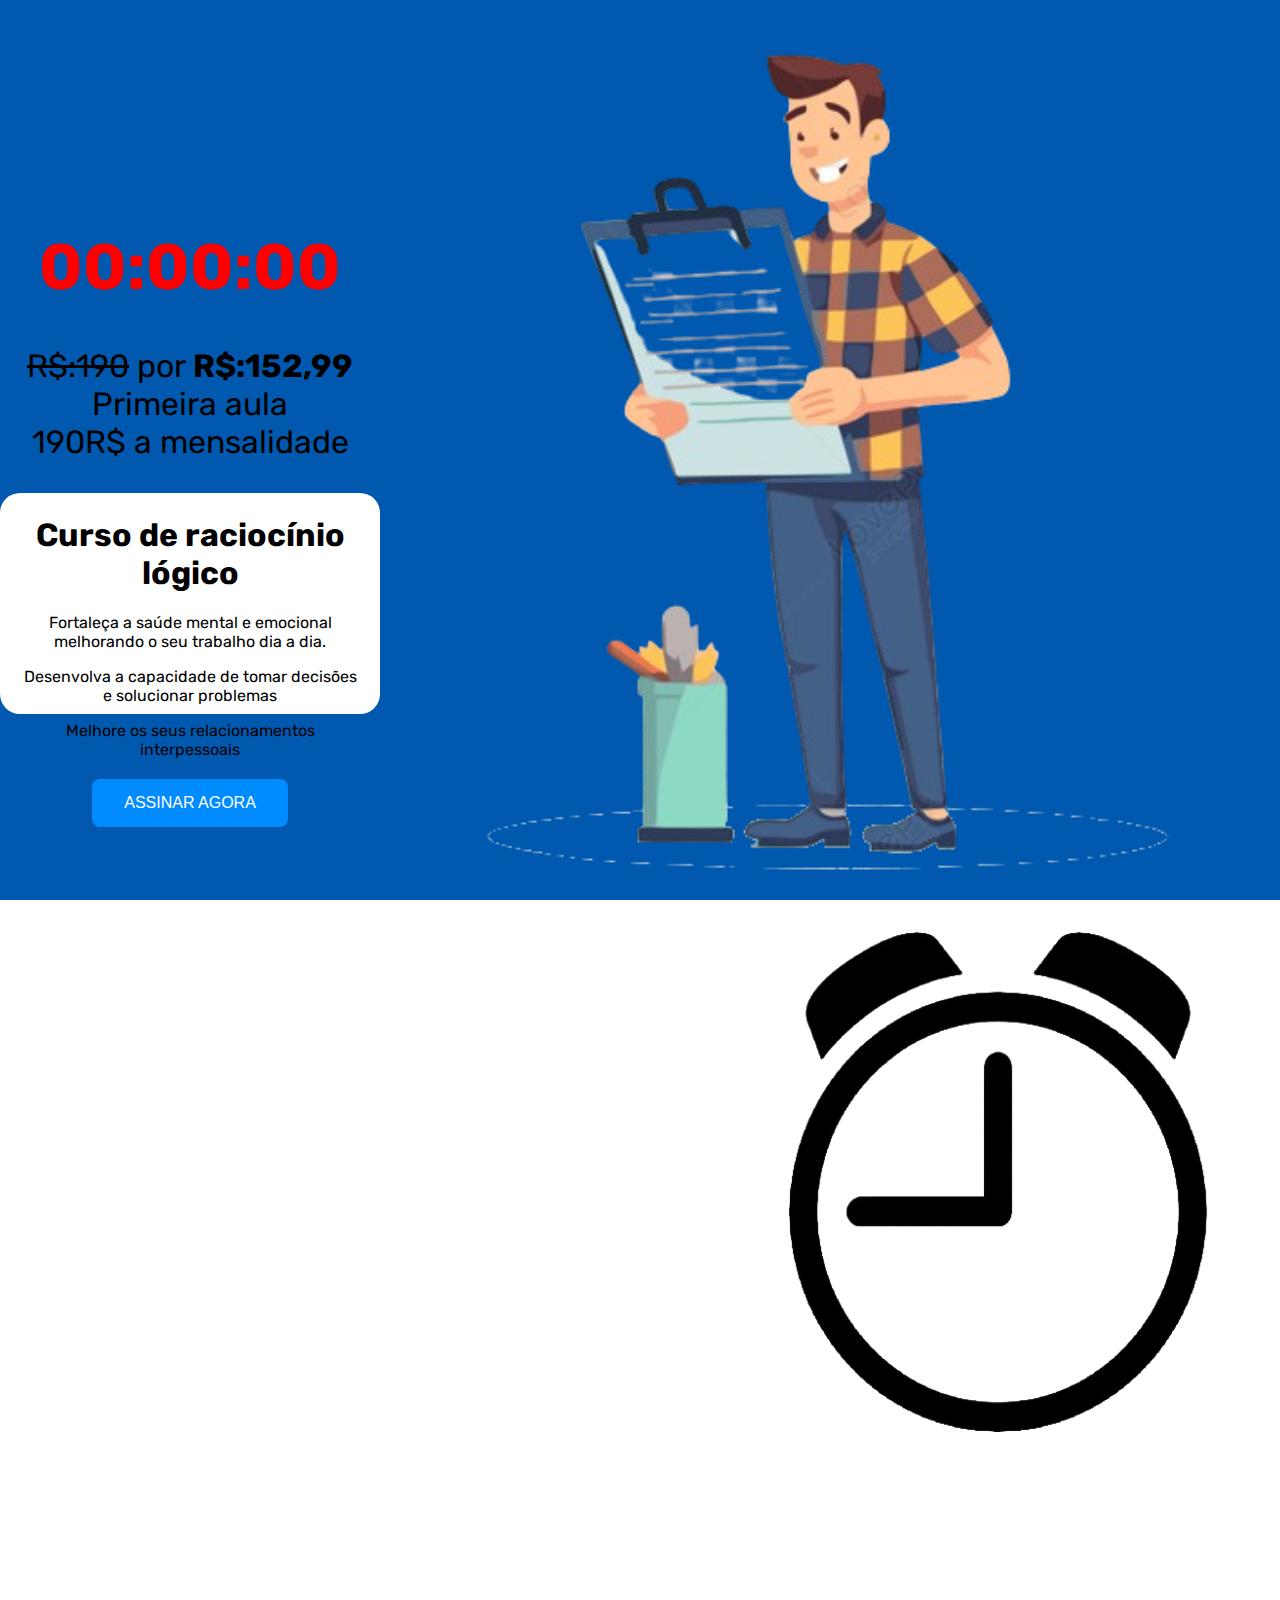
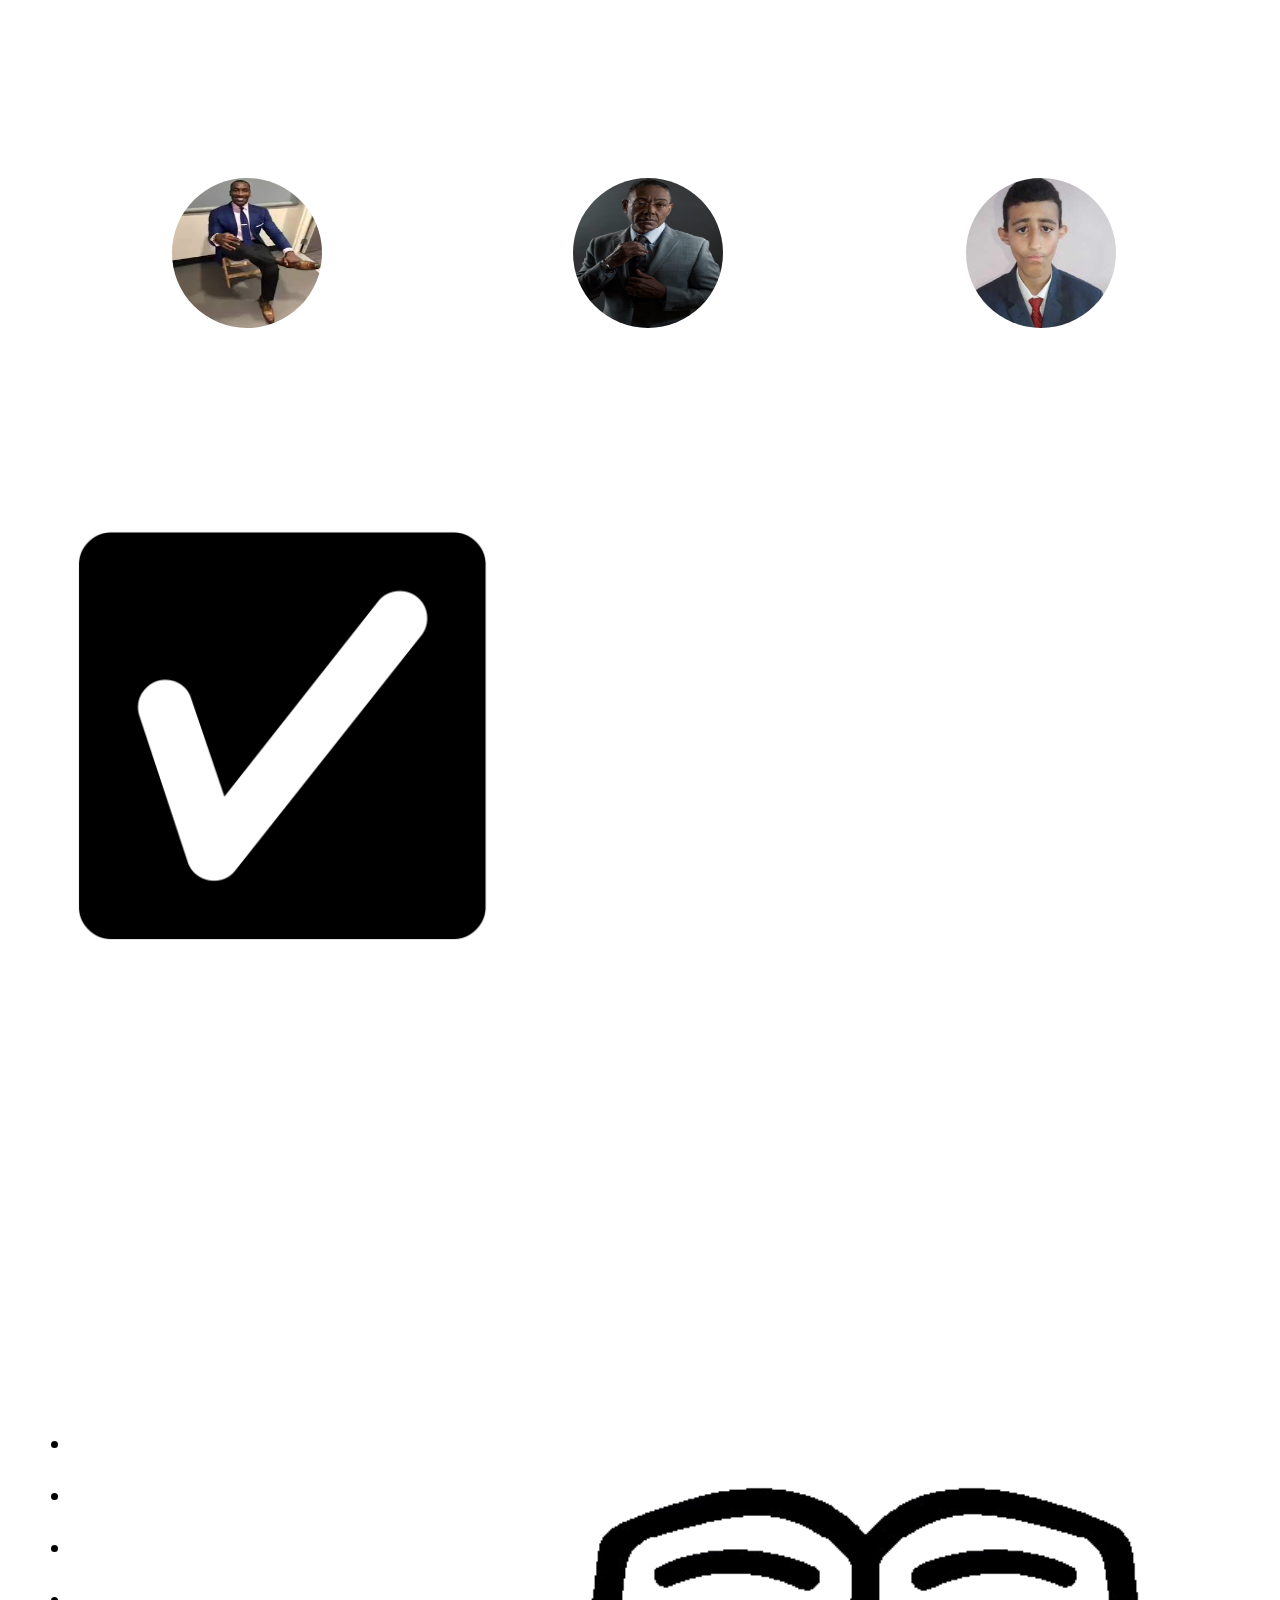
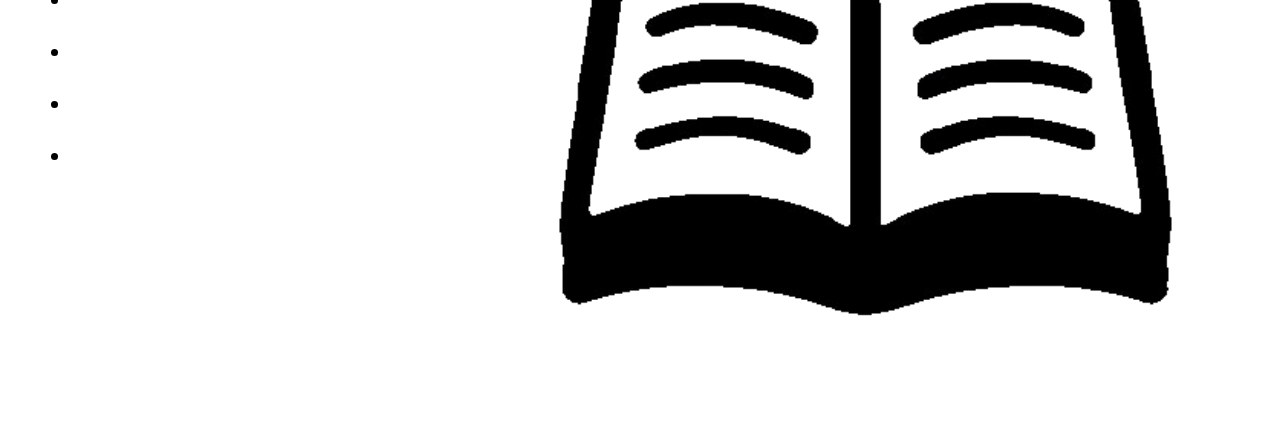
<file: index.html>
<!DOCTYPE html>
<html lang="en">
  <head>
    <meta charset="UTF-8" />
    <meta
      name="viewport"
      content="width=
    , initial-scale=1.0"
    />
    <title>Curso de raciocinio logico</title>
    <link rel="stylesheet" href="style.css" />
    <link rel="stylesheet" href="info.css" />
    <link rel="stylesheet" href="avali.css" />
    <link rel="stylesheet" href="fade.css" />
    <link rel="preconnect" href="https://fonts.googleapis.com" />
    <link rel="preconnect" href="https://fonts.gstatic.com" crossorigin />
    <link
      href="https://fonts.googleapis.com/css2?family=Rubik:ital,wght@0,300..900;1,300..900&display=swap"
      rel="stylesheet"
    />
  </head>
  <body onload="startTimer()">
    <div class="main">
      <div id="cont">
        <div id="time">
          <h1 id="timer">00:00:00</h1>
          <p id="preco"><s>R$:190</s> por <strong>R$:152,99</strong>
          <br> Primeira aula <br> 190R$ a mensalidade </p>
        </div>
        <div class="vend">
          <h1>Curso de raciocínio lógico</h1>
          <p>
            Fortaleça a saúde mental e emocional melhorando o seu trabalho dia a
            dia.
          </p>
          <p>
            Desenvolva a capacidade de tomar decisões e solucionar problemas
          </p>
          <p >
            Melhore os seus relacionamentos interpessoais
          </p>
          <a href="img/eric.png"><button id="btn">
              ASSINAR AGORA
            </button></a>
        </div>
      </div>
      <img src="img/img.png" alt="" class="main" />
    </div>

    <div id="infomation">
      <div id="margin">
        <div class="fort">
          <div class="format">
            <h1>Tempo do curso:</h1>
            <p>
              Serão 3 meses de curso , ao longo desses 3 meses, haverão 3 aulas
              sendo uma na segunda-feira, uma na terça-feira e uma na
              quarta-feira, cada aula contendo 2 horas, de 16:00 da tarde até
              18:00 .
            </p>
          </div>
          <img src="img/relogio.png" alt="" class="img" />
        </div>

        <div class="avaliacoes">
          <h1 style="text-align: center">Avaliações</h1>

          <div id="flex">
            <div class="peg">
              <img src="img/pessoa2.jpeg" alt="" class="img1" />
              <h1>João</h1>
              <p>
                Depois de me aprimorar com o curso online, meu salário subiu R$
                1500, abrindo portas para um futuro profissional mais promissor.
              </p>
            </div>
            <div class="peg">
              <img src="img/gusgus.jpg" alt="" class="img1" />
              <h1>Ernesto</h1>
              <p>
                Após concluir o curso avançado, meu salário aumentou em R$ 3000,
                trazendo novas oportunidades financeiras.
              </p>
            </div>
            <div class="peg">
              <img src="img/eric.png" alt="" class="img1" />
              <h1>Eric</h1>
              <p>
                Com a certificação em mãos, consegui um aumento de R$ 2500 no
                meu salário, proporcionando mais estabilidade financeira.
              </p>
            </div>
          </div>
        </div>

        <div class="fort">
          <img src="img/check.png" alt="" class="img" />
          <div class="format">
            <h1>Qualidades do curso:</h1>
            <p>
              Algumas das várias qualidades do curso são: sala com
              ar-condicionado, aula com professores renomados , 3 salas
              espaçosas com 40 lugares na própria empresa que disponibilizou ,
              ou seja , vagas limitadas . Corra já e garanta o SEU lugar
            </p>
          </div>
        </div>
        <div class="fort">
          <div class="format">
            <h1>Tópicos que serão ensinados:</h1>
            <ul>
              <li><p>Interpretação</p></li>
              <li><p>Argumentação</p></li>
              <li><p>Preposição</p></li>
              <li><p>lógica</p></li>
              <li><p>Tabela-verdade</p></li>
              <li><p>Diagrama lógico</p></li>
              <li><p>Quantificadores lógicos</p></li>
            </ul>
          </div>
          <img src="img/livro.png" alt="" />
        </div>
      </div>
    </div>
  </body>
  <script src="timer.js"></script>
  <script src="https://code.jquery.com/jquery-3.6.0.min.js"></script>
  <script src="roll.js"></script>
</html>
</file>
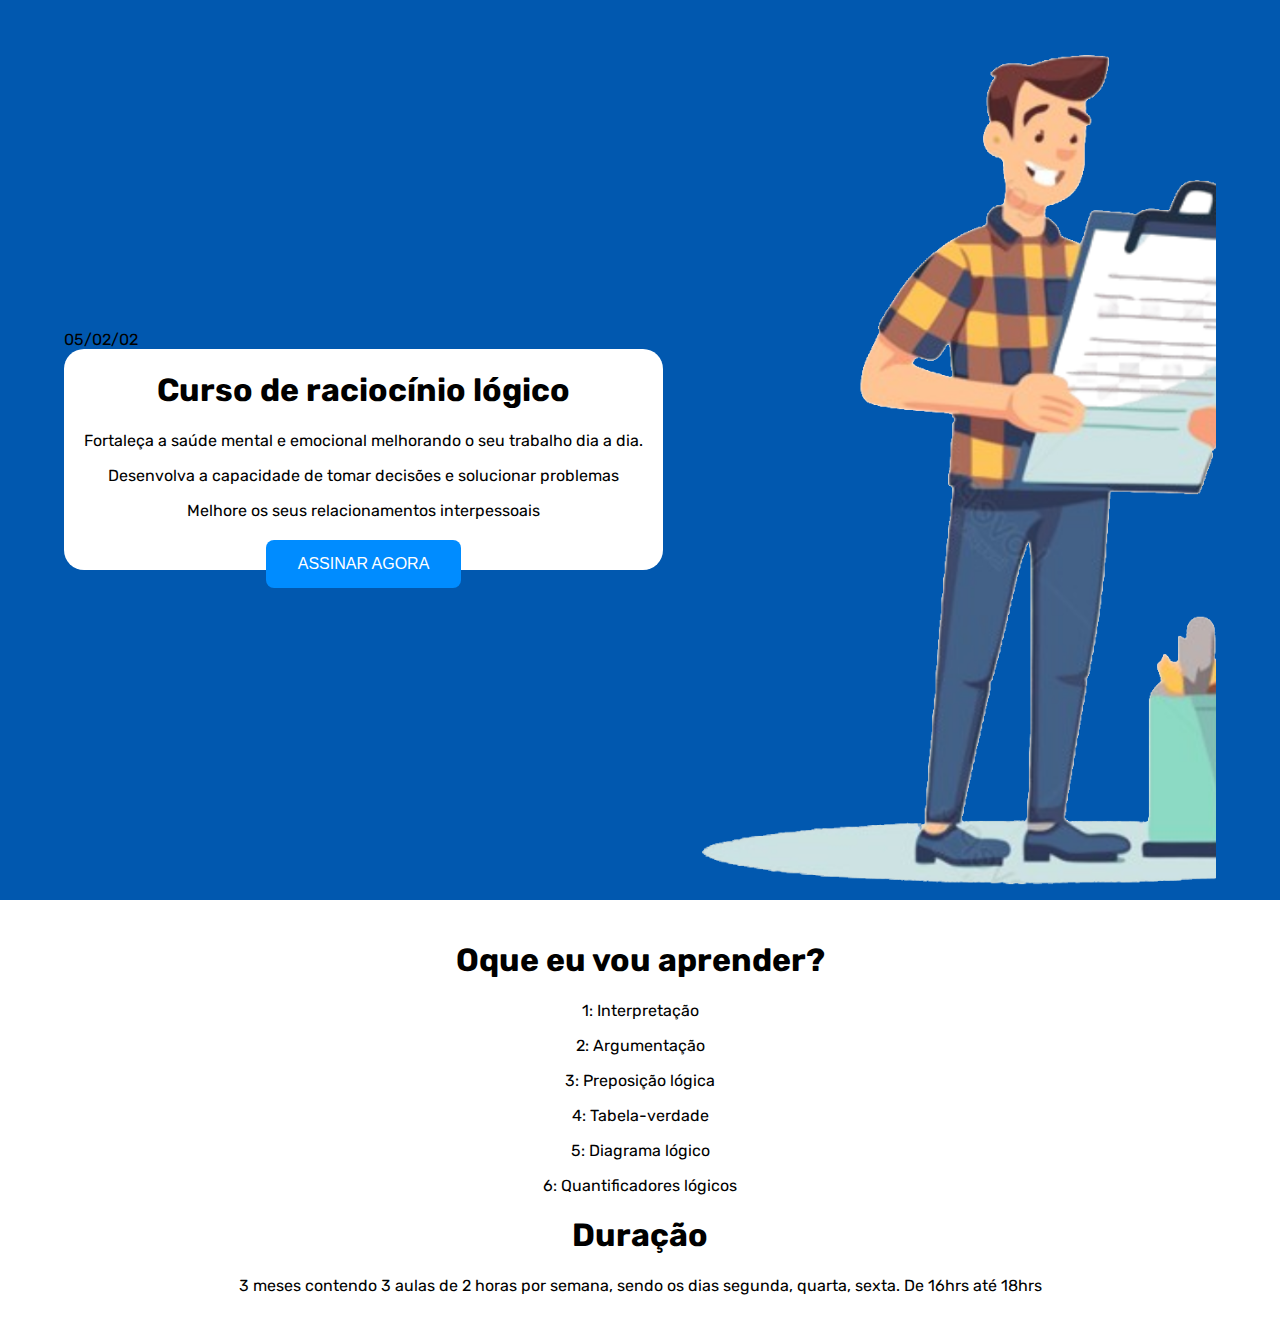
<file: ant.html>
<!DOCTYPE html>
<html lang="pt-br">
<head>
    <meta charset="UTF-8">
    <meta name="viewport" content="width=device-width, initial-scale=1.0">
    <title>Curso de raciocinio logico</title>
    <link rel="stylesheet" href="style1.css">
    <link rel="preconnect" href="https://fonts.googleapis.com">
    <link rel="preconnect" href="https://fonts.gstatic.com" crossorigin>
    <link href="https://fonts.googleapis.com/css2?family=Rubik:ital,wght@0,300..900;1,300..900&display=swap" rel="stylesheet">
</head>
<body>
    <div class="main-container">
        <div class="image-text-container">
            <div>
                05/02/02
            <div class="text-container">
                <h1>Curso de raciocínio lógico</h1>
                <p>Fortaleça a saúde mental e emocional melhorando o seu trabalho dia a dia.</p>
                <p>Desenvolva a capacidade de tomar decisões e solucionar problemas</p>
                <p>Melhore os seus relacionamentos interpessoais</p>
                <a href=""><Button id="btn">ASSINAR AGORA</Button></a>
            </div>
        </div>
            <div class="image-container">
            </div>
        </div>
        
        <div class="info-container">
            <div>
                <h1>Oque eu vou aprender?</h1>
                <p>
                    1: Interpretação
                </p>
                <p>
                    2: Argumentação
                </p>
                <p>
                  3:  Preposição lógica
                </p>
                <p>
                    4: Tabela-verdade
                </p>
                <p>
                    5:  Diagrama lógico
                </p>
                <p>
                    6: Quantificadores lógicos 
                </p>
            </div>
            <div>
                <h1>Duração</h1>
                <p>3 meses contendo 3 aulas de 2 horas por semana, sendo os dias segunda, quarta, sexta. De 16hrs até 18hrs 
                </p>
            </div>
        </div>
    </div>
</body>
</html>
</file>
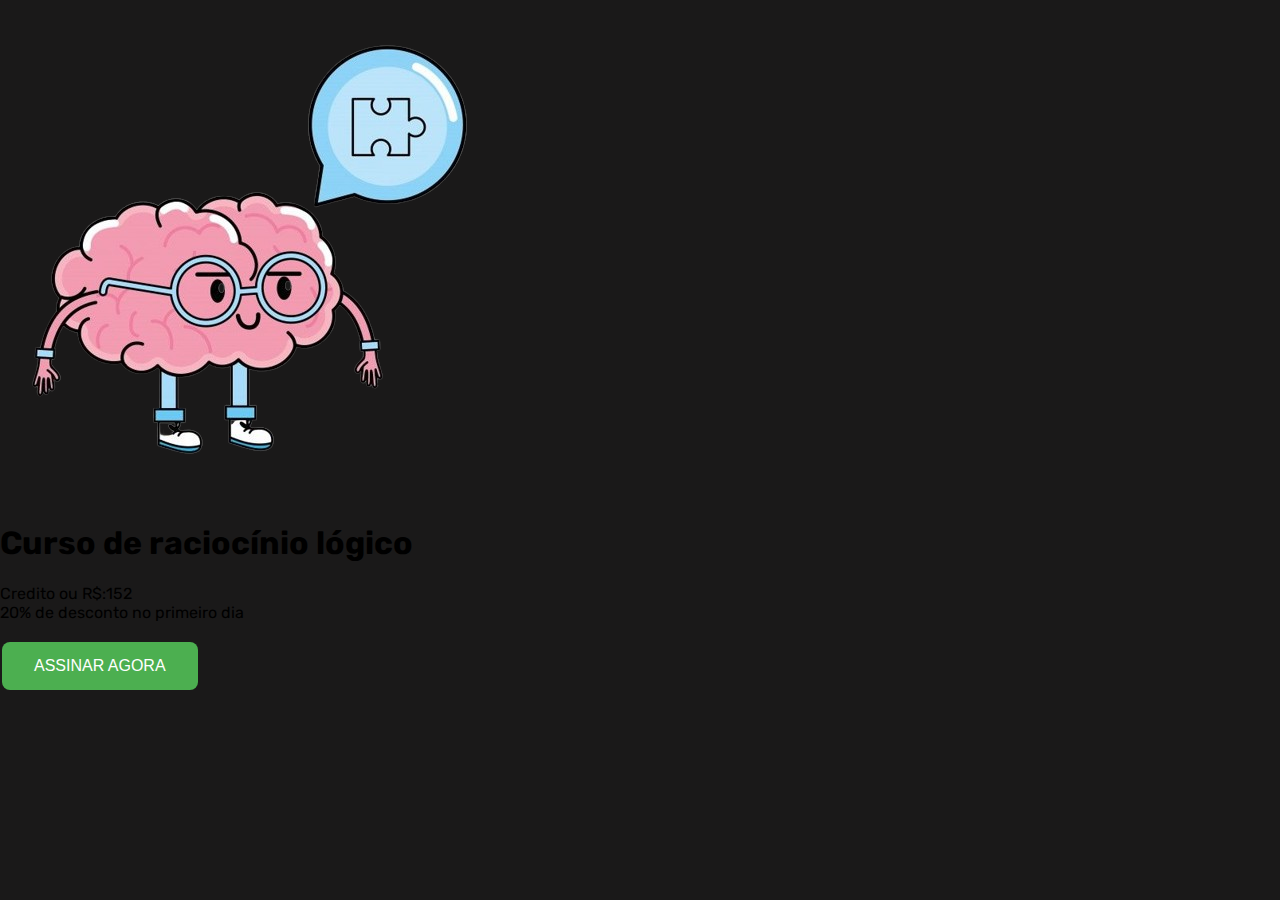
<file: compra.html>
<!DOCTYPE html>
<html lang="pt-br">
<head>
    <meta charset="UTF-8">
    <meta name="viewport" content="width=device-width, initial-scale=1.0">
    <title>Curso de raciocinio logico</title>
    <link rel="stylesheet" href="compra.css">
    <link rel="preconnect" href="https://fonts.googleapis.com" />
    <link rel="preconnect" href="https://fonts.gstatic.com" crossorigin />
    <link
      href="https://fonts.googleapis.com/css2?family=Rubik:ital,wght@0,300..900;1,300..900&display=swap"
      rel="stylesheet"
    />
</head>
<body>
    <div class="main">
        <img src="img/cerebro.png" alt="">
        <div>
            <h1>Curso de raciocínio lógico</h1>
            <p>
                Credito ou 
               R$:152 
               <br>
               20% de desconto no primeiro dia
            </p>
        </div>
        <a href="" class="fade-in delayed-fade-in"
            ><button id="btn" class="fade-in delayed-fade-in">
              ASSINAR AGORA
            </button></a
          >
    </div>
</body>
</html>
</file>
<file: style.css>
@charset "utf-8";
body {
  background-color: #0158af;
  margin: 0;
  padding: 0;
  font-family: rubik, Arial, sans-serif;
}
.main {
  display: flex;
  height: 100vh;
}

img.main {
  margin: auto;
  display: block;
}

#img1 {
  margin: 0;
}

#time {
  text-align: center;
  color: red;
  font-size: 2rem;
}
#preco {
  color: #000;
}

#cont {
  margin: auto;
  display: block;
}

.vend {
  background-color: #ffffff;
  padding: 1px;
  height: 200px;
  border-radius: 20px;
  margin-right: auto; /* Definindo margem à direita automática para centralizar */
  text-align: center;
  color: #ffffff;
  padding: 20px;
  padding-top: 1px;
  text-align: center;
  font-size: 1em;
  color: #000000;
}
#btn {
  background-color: #008cff;
  border: none;
  color: #fff;
  padding: 15px 32px;
  text-align: center;
  text-decoration: none;
  display: inline-block;
  font-size: 16px;
  margin: 4px 2px;
  cursor: pointer;
  border-radius: 8px;
  transition: background-color 0.5s ease;
}
#btn:hover {
  background-color: #4caf50;
}
</file>
<file: info.css>
#infomation {
  width: 100%;
  background-color: #ffffff; /* Cor de fundo azul */
  color: rgb(0, 0, 0);
  text-align: center;
  text-align: left;
}

.fort {
  display: flex;
  height: 85vh;
}
img.fort {
  margin: auto;
  display: block;
}

.format {
  display: block;
  align-items: center;
  text-align: left;
  font-size: 1.5rem;
  width: 90%;
}

.right {
  text-align: left;
  display: flex;
  font-size: 1.6rem;
  width: 90%;
}

.img {
  width: 500px;
  height: 500px;
}

#margin {
  margin: auto;
  padding: 2rem;
}
</file>
<file: avali.css>
.avaliacoes {
  align-items: center;
}

.peg {
  margin: auto;
  align-items: center;
  text-align: center;
}

#flex {
  align-items: cente;
  text-align: center;
  display: flex;
}

.img1 {
  align-items: center;
  border-radius: 50%;
  width: 150px;
  height: 150px;
}
</file>
<file: fade.css>
h1,
    p {
        opacity: 0; /* Inicia com opacidade 0 para o efeito fade in */
        transform: translateY(20px); /* Inicia 20px abaixo para o efeito de subida */
        transition: opacity 0.5s ease-in-out, transform 0.5s ease-in-out; /* Transições suaves */
    }

    h1.fade-in,
    p.fade-in {
        opacity: 1;
        transform: translateY(0);
    }

    /* Animação adicional (opcional) */
    .delayed-fade-in {
        animation: fadeInAnimation 1s ease-in-out forwards;
    }

    /* Definição da animação personalizada */
    @keyframes fadeInAnimation {
        from {
            opacity: 0;
            transform: translateY(20px);
        }
        to {
            opacity: 1;
            transform: translateY(0);
        }
    }

    /* Novo estilo para a classe 'visible' */
    .visible {
        opacity: 1 !important; /* Importante para sobrescrever a transição */
        transform: translateY(0) !important; /* Importante para sobrescrever a transição */
    }
</file>
<file: style1.css>
.rubik-font> {
    font-family: "Rubik", sans-serif;
    font-optical-sizing: auto;
    font-weight: 400;
    font-style: normal;
}

body, html {
    margin: 0;
    padding: 0;
    font-family: rubik, Arial, sans-serif;
}

.main-container {
    background-color: #0158af;
    display: flex;
    flex-direction: column;
    align-items: center;
}

.image-text-container {
    display: flex;
    justify-content: center;
    align-items: center;
    width: 90%;
    height: 100vh;
}

.image-container {
    flex: 1;
    height: 100%;
    background-image: url('img/ima1.png'); 
    background-size: cover;
    background-position: right c;
}

.text-container {
    background-color: #ffffff;
    padding: 1px;
    height: 200px;
    border-radius: 20px;
    margin-right: auto; /* Definindo margem à direita automática para centralizar */
    text-align: center;
    color: #ffffff;
}

.text-container{
    padding: 20px;
    padding-top: 1px;
    text-align: center;
    font-size: 1em;
    color: #000000;
}
#btn{
    background-color: #008cff;
    border: none;
    color: #fff;
    padding: 15px 32px;
    text-align: center;
    text-decoration: none;
    display: inline-block;
    font-size: 16px;
    margin: 4px 2px;
    cursor: pointer;
    border-radius: 8px;
    transition: background-color 0.5s ease;
}
#btn:hover{
    background-color: #4CAF50;
}

.info-container {
    width: 100%;
    background-color: #ffffff; /* Cor de fundo azul */
    color: rgb(0, 0, 0);
    text-align: center;
    padding: 20px;
}
</file>
<file: compra.css>
@charset "utf-8";

body{
    background-color: rgb(26, 25, 25);
    margin: 0;
    padding: 0;
    font-family: rubik, Arial, sans-serif;
    display: flex;
}

img.main {
    margin: auto;
    display: block;
}

#btn {
    background-color: #4caf50;
    border: none;
    color: #fff;
    padding: 15px 32px;
    text-align: center;
    text-decoration: none;
    display: inline-block;
    font-size: 16px;
    margin: 4px 2px;
    cursor: pointer;
    border-radius: 8px;
    transition: background-color 0.5s ease;
  }
  #btn:hover {
    background-color: #337c36;
  }
</file>
